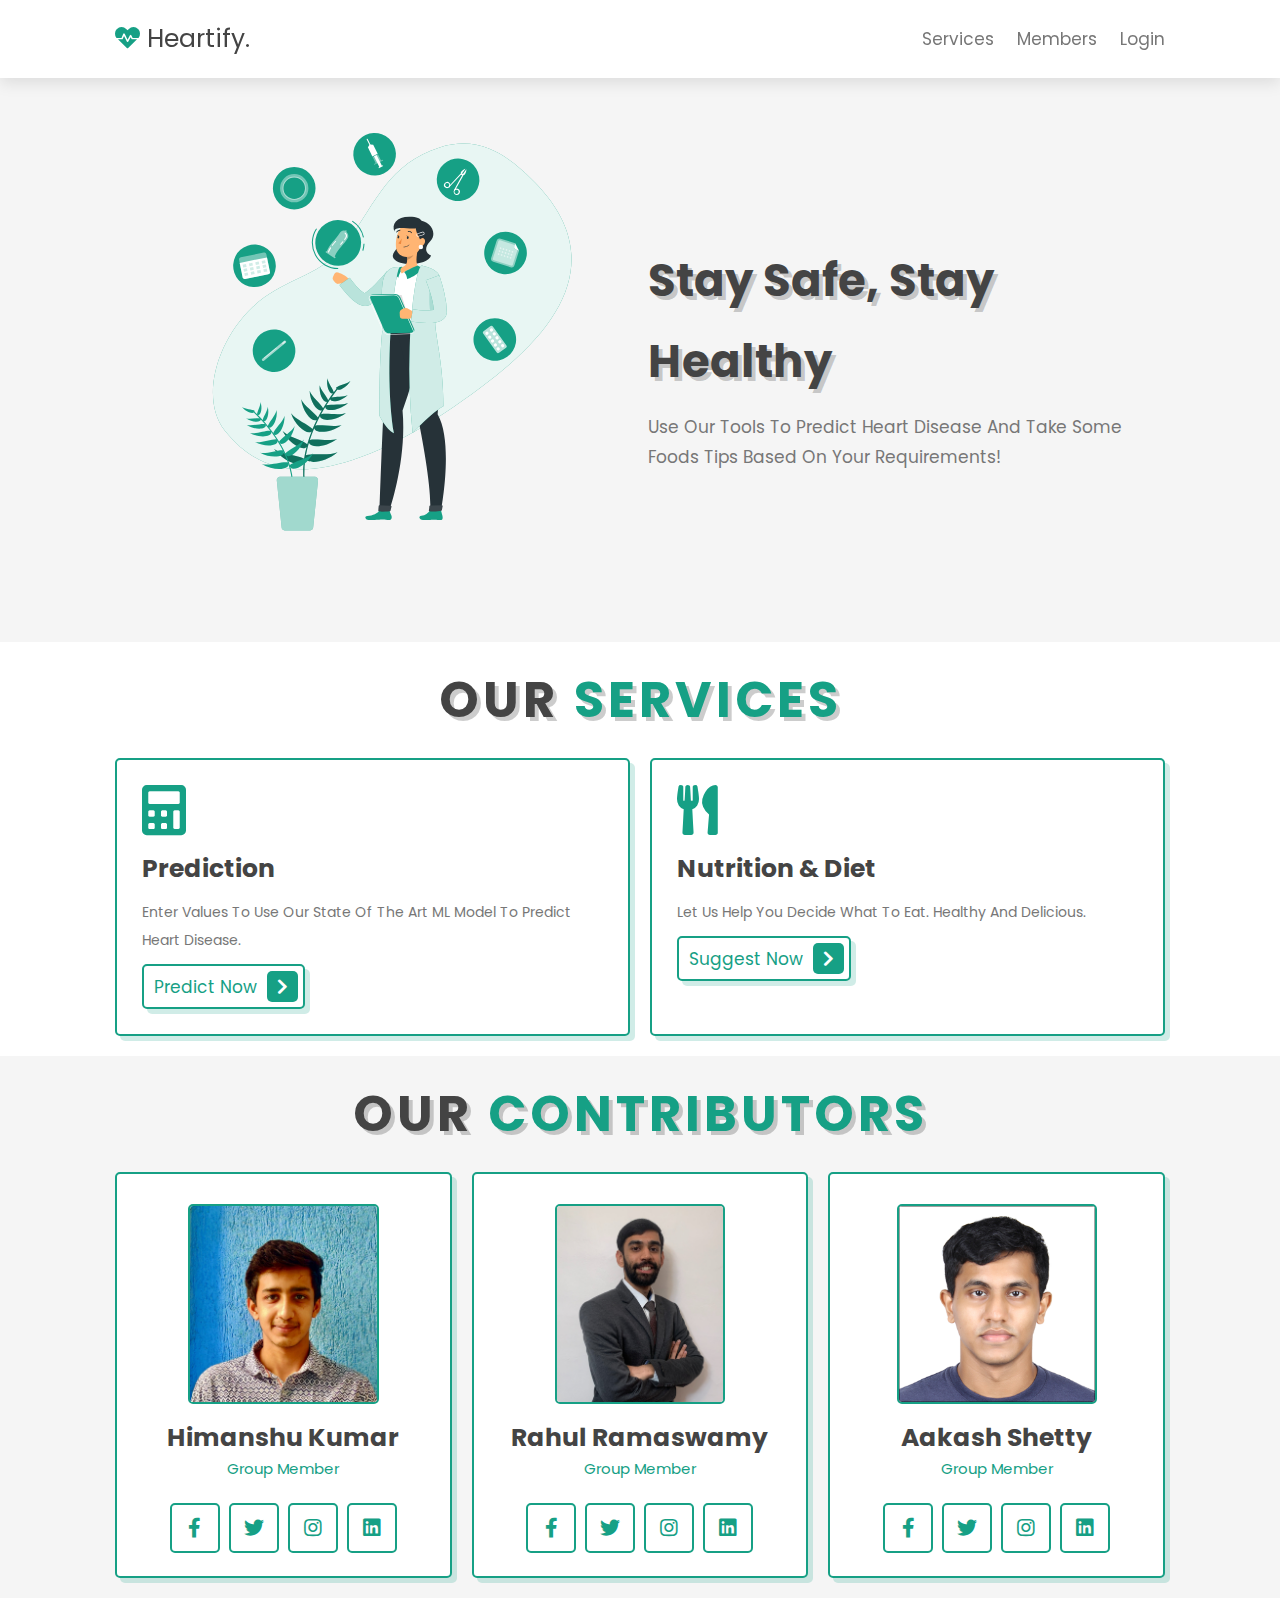
<file: Frontend/index.html>
<!DOCTYPE html>
<html lang="en">
<head>
    <meta charset="UTF-8">
    <meta http-equiv="X-UA-Compatible" content="IE=edge">
    <meta name="viewport" content="width=device-width, initial-scale=1.0">
    <title>Heartify </title>

    <!-- font awesome cdn link  -->
    <link rel="stylesheet" href="https://cdnjs.cloudflare.com/ajax/libs/font-awesome/5.15.4/css/all.min.css">

    <!-- custom css file link  -->
    
    <script src="https://cdnjs.cloudflare.com/ajax/libs/jquery/3.2.1/jquery.min.js"></script>
    <script type="text/javascript" src="lib/axios/dist/axios.standalone.js"></script>
    <script type="text/javascript" src="lib/CryptoJS/rollups/hmac-sha256.js"></script>
    <script type="text/javascript" src="lib/CryptoJS/rollups/sha256.js"></script>
    <script type="text/javascript" src="lib/CryptoJS/components/hmac.js"></script>
    <script type="text/javascript" src="lib/CryptoJS/components/enc-base64.js"></script>
    <script type="text/javascript" src="lib/url-template/url-template.js"></script>
    <script type="text/javascript" src="lib/apiGatewayCore/sigV4Client.js"></script>
    <script type="text/javascript" src="lib/apiGatewayCore/apiGatewayClient.js"></script>
    <script type="text/javascript" src="lib/apiGatewayCore/simpleHttpClient.js"></script>
    <script type="text/javascript" src="lib/apiGatewayCore/utils.js"></script>
    <link rel="stylesheet" href="css/homestyle.css">
    <script type="text/javascript" src="apigClient.js"></script>
    <script type="text/javascript" src="script.js"></script>

</head>
<body>
    
<!-- header section starts  -->

<header class="header">

    <a href="#" class="logo"> <i class="fas fa-heartbeat"></i> Heartify. </a>

    <nav class="navbar">
        <a href="#services">services</a>
        <a href="#doctors">members</a>
        <a href="https://heartify.auth.us-east-1.amazoncognito.com/login?client_id=61pld0ditfs0el2k4knvfmncl8&response_type=token&scope=aws.cognito.signin.user.admin+email+openid+phone+profile&redirect_uri=https://heartify-ui.s3.amazonaws.com/iindex.html">login</a>
    </nav>

    <div id="menu-btn" class="fas fa-bars"></div>

</header>

<!-- header section ends -->

<!-- home section starts  -->

<section class="home" id="home">

    <div class="image">
        <img src="image/home-img.svg" alt="">
    </div>

    <div class="content">
        <h3>stay safe, stay healthy</h3>
        <p>Use our tools To predict Heart Disease and take some foods tips based on your requirements!</p>
    </div>

</section>

<!-- home section ends -->

<!-- services section starts  -->

<section class="services" id="services">

    <h1 class="heading"> our <span>services</span> </h1>

    <div class="box-container">

        <div class="box">
            <i class="fas fa-calculator"></i>
            <h3>Prediction</h3>
            <p>Enter values to use our state of the art ML model to predict Heart Disease.</p>
            <button class="btn" onclick="check()" id="click"> Predict Now <span class="fas fa-chevron-right"></span> </button>
        </div>

        <div class="box">
            <i class="fas fa-utensils"></i>
            <h3>Nutrition & Diet</h3>
            <p>Let us help you decide what to eat. Healthy and Delicious.</p>
            <button class="btn" onclick="checko()"> Suggest Now <span class="fas fa-chevron-right"></span> </button>
        </div>

    </div>

</section>

<!-- services section ends -->

<!-- doctors section starts  -->

<section class="doctors" id="doctors">

    <h1 class="heading"> our <span>Contributors</span> </h1>

    <div class="box-container">

        <div class="box">
            <img src="image/doc-1.jpg" alt="">
            <h3>Himanshu Kumar</h3>
            <span>Group Member</span>
            <div class="share">
                <a href="https://www.facebook.com/profile.php?id=100000993888467" class="fab fa-facebook-f"></a>
                <a href="https://twitter.com/Himanshu_z1" class="fab fa-twitter"></a>
                <a href="https://www.instagram.com/__himanshu23/" class="fab fa-instagram"></a>
                <a href="https://www.linkedin.com/in/himanshu-kumar-71099a117/" class="fab fa-linkedin"></a>
            </div>
        </div>

        <div class="box">
            <img src="image/doc-2.jpeg" alt="">
            <h3>Rahul Ramaswamy</h3>
            <span>Group Member</span>
            <div class="share">
                <a href="https://www.facebook.com/rahulrama1512" class="fab fa-facebook-f"></a>
                <a href="https://twitter.com/rahulrama1512" class="fab fa-twitter"></a>
                <a href="https://www.instagram.com/rahul__ramaswamy/" class="fab fa-instagram"></a>
                <a href="https://www.linkedin.com/in/rahul-ramaswamy1/" class="fab fa-linkedin"></a>
            </div>
        </div>

        <div class="box">
            <img src="image/aak.jpeg" alt="">
            <h3>Aakash Shetty</h3>
            <span>Group Member</span>
            <div class="share">
                <a href="#" class="fab fa-facebook-f"></a>
                <a href="#" class="fab fa-twitter"></a>
                <a href="#" class="fab fa-instagram"></a>
                <a href="#" class="fab fa-linkedin"></a>
            </div>
        </div>

        </div>

    </div>

</section>

</body>
</html>
</file>
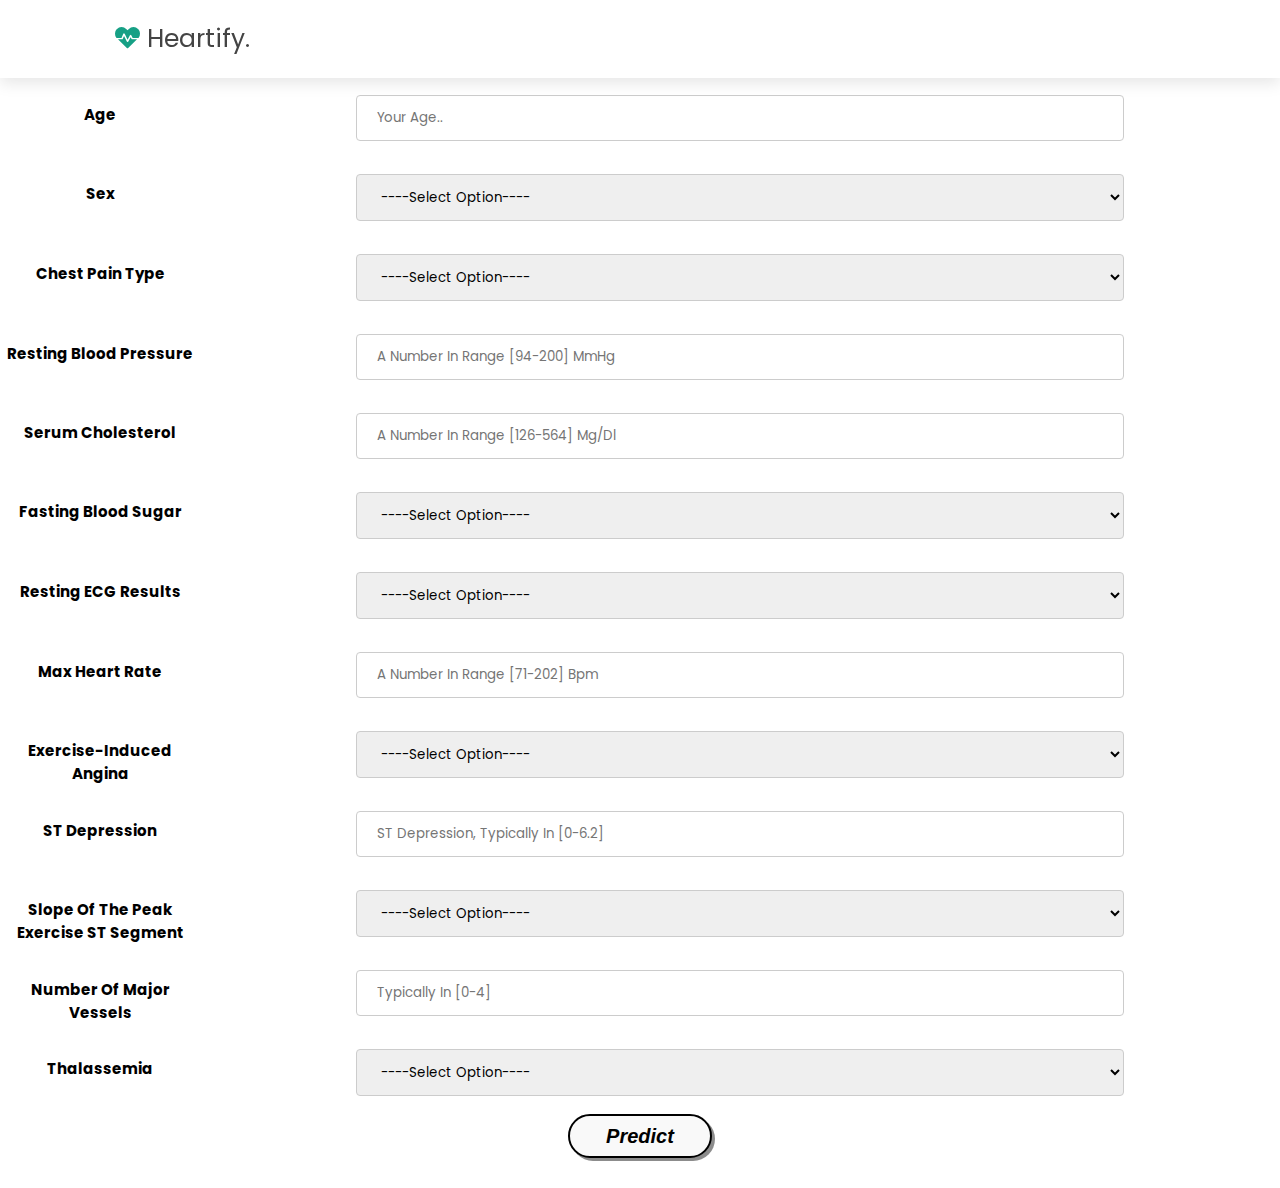
<file: Frontend/Home.html>
<!DOCTYPE html>
<html lang="en">
<head>
    <meta charset="UTF-8">
    <meta http-equiv="X-UA-Compatible" content="IE=edge">
    <meta name="viewport" content="width=device-width, initial-scale=1.0">
    <title>Heartify </title>

    <!-- font awesome cdn link  -->
    <link rel="stylesheet" href="https://cdnjs.cloudflare.com/ajax/libs/font-awesome/5.15.4/css/all.min.css">

    <!-- custom css file link  -->
    <script src="https://cdnjs.cloudflare.com/ajax/libs/jquery/3.2.1/jquery.min.js"></script>
    <script type="text/javascript" src="lib/axios/dist/axios.standalone.js"></script>
    <script type="text/javascript" src="lib/CryptoJS/rollups/hmac-sha256.js"></script>
    <script type="text/javascript" src="lib/CryptoJS/rollups/sha256.js"></script>
    <script type="text/javascript" src="lib/CryptoJS/components/hmac.js"></script>
    <script type="text/javascript" src="lib/CryptoJS/components/enc-base64.js"></script>
    <script type="text/javascript" src="lib/url-template/url-template.js"></script>
    <script type="text/javascript" src="lib/apiGatewayCore/sigV4Client.js"></script>
    <script type="text/javascript" src="lib/apiGatewayCore/apiGatewayClient.js"></script>
    <script type="text/javascript" src="lib/apiGatewayCore/simpleHttpClient.js"></script>
    <script type="text/javascript" src="lib/apiGatewayCore/utils.js"></script>
    <link rel="stylesheet" href="css/homestyle.css">
    <script type="text/javascript" src="apigClient.js"></script>
    <script type="text/javascript" src="script.js"></script>

</head>
<body>
    
<!-- header section starts  -->

<header class="header">

    <a href="https://heartify-ui.s3.amazonaws.com/iindex.html" class="logo"> <i class="fas fa-heartbeat"></i> Heartify. </a>

    <div id="menu-btn" class="fas fa-bars"></div>

</header>

<!-- header section ends -->


<div class="container">
    <h2 class='container-heading'><span class="heading_font">Heart Disease Predictor</span></h2>
  </div>

  <!-- Text Area -->
  <div class="ml-container">
    <form name = "myForm"> 
      
        <label for="age">Age</label>
        <input type="text" id="age" name="age" placeholder="Your age.."><br>



        <label for="sex">Sex</label>
        <select id="sex" name="sex">
          <option selected>----select option----</option>
          <option value="1">Male</option>
          <option value="0">Female</option>
        </select><br>



        <label for="cp">Chest Pain Type</label>
        <select id="cp" name="cp">
          <option selected>----select option----</option>
          <option value="0">Typical Angina</option>
          <option value="1">Atypical Angina</option>
          <option value="2">Non-anginal Pain</option>
          <option value="3">Asymtomatic</option>
        </select><br>



        <label for="trestbps">Resting Blood Pressure</label>
        <input type="text" id="trestbps" name="trestbps" placeholder="A number in range [94-200] mmHg"><br>



        <label for="chol">Serum Cholesterol</label>
        <input type="text" id="chol" name="chol" placeholder="A number in range [126-564] mg/dl"><br>



        <label for="fbs">Fasting Blood Sugar</label>
        <select id="fbs" name="fbs">
          <option selected>----select option----</option>
          <option value="1">Greater than 120 mg/dl</option>
          <option value="0">Less than 120 mg/dl</option>
        </select><br>



        <label for="restecg">Resting ECG Results</label>
        <select id="restecg" name="restecg">
          <option selected>----select option----</option>
          <option value="0">Normal</option>
          <option value="1">Having ST-T wave abnormality</option>
          <option value="2">Probable or definite left ventricular
            hypertrophy</option>
        </select><br>



        <label for="thalach">Max Heart Rate </label>
        <input type="text" id="thalach" name="thalach" placeholder="A number in range [71-202] bpm"><br>


        <label for="exang">Exercise-induced Angina</label>
        <select id="exang" name="exang">
          <option selected>----select option----</option>
          <option value="1">Yes</option>
          <option value="0">No</option>
        </select><br>


        <label for="oldpeak">ST depression</label>
        <input type="text" id="oldpeak" name="oldpeak" placeholder="ST depression, typically in [0-6.2]"><br>



        <label for="slope">slope of the peak exercise ST segment</label>
        <select id="slope" name="slope">
          <option selected>----select option----</option>
          <option value="0">Upsloping</option>
          <option value="1">Flat</option>
          <option value="2">Downsloping</option>
        </select><br>
        

        <label for="ca">Number of Major vessels</label>
        <input type="text" id="ca" name="ca" placeholder="Typically in [0-4]"><br> 
                          


        <label for="thal">Thalassemia</label> 
        <select id="thal" name="thal">
          <option selected>----select option----</option>
          <option value="0">Normal</option>
          <option value="1">Fixed Defect</option> 
          <option value="2">Reversible Defect</option>  
        </select><br>

      <button type="submit" class="my-cta-button" value="Predict" onclick="getInfo(event)">Predict</button>
    </form>
  </div>

<!-- doctors section ends -->

</body>
</html>
</file>
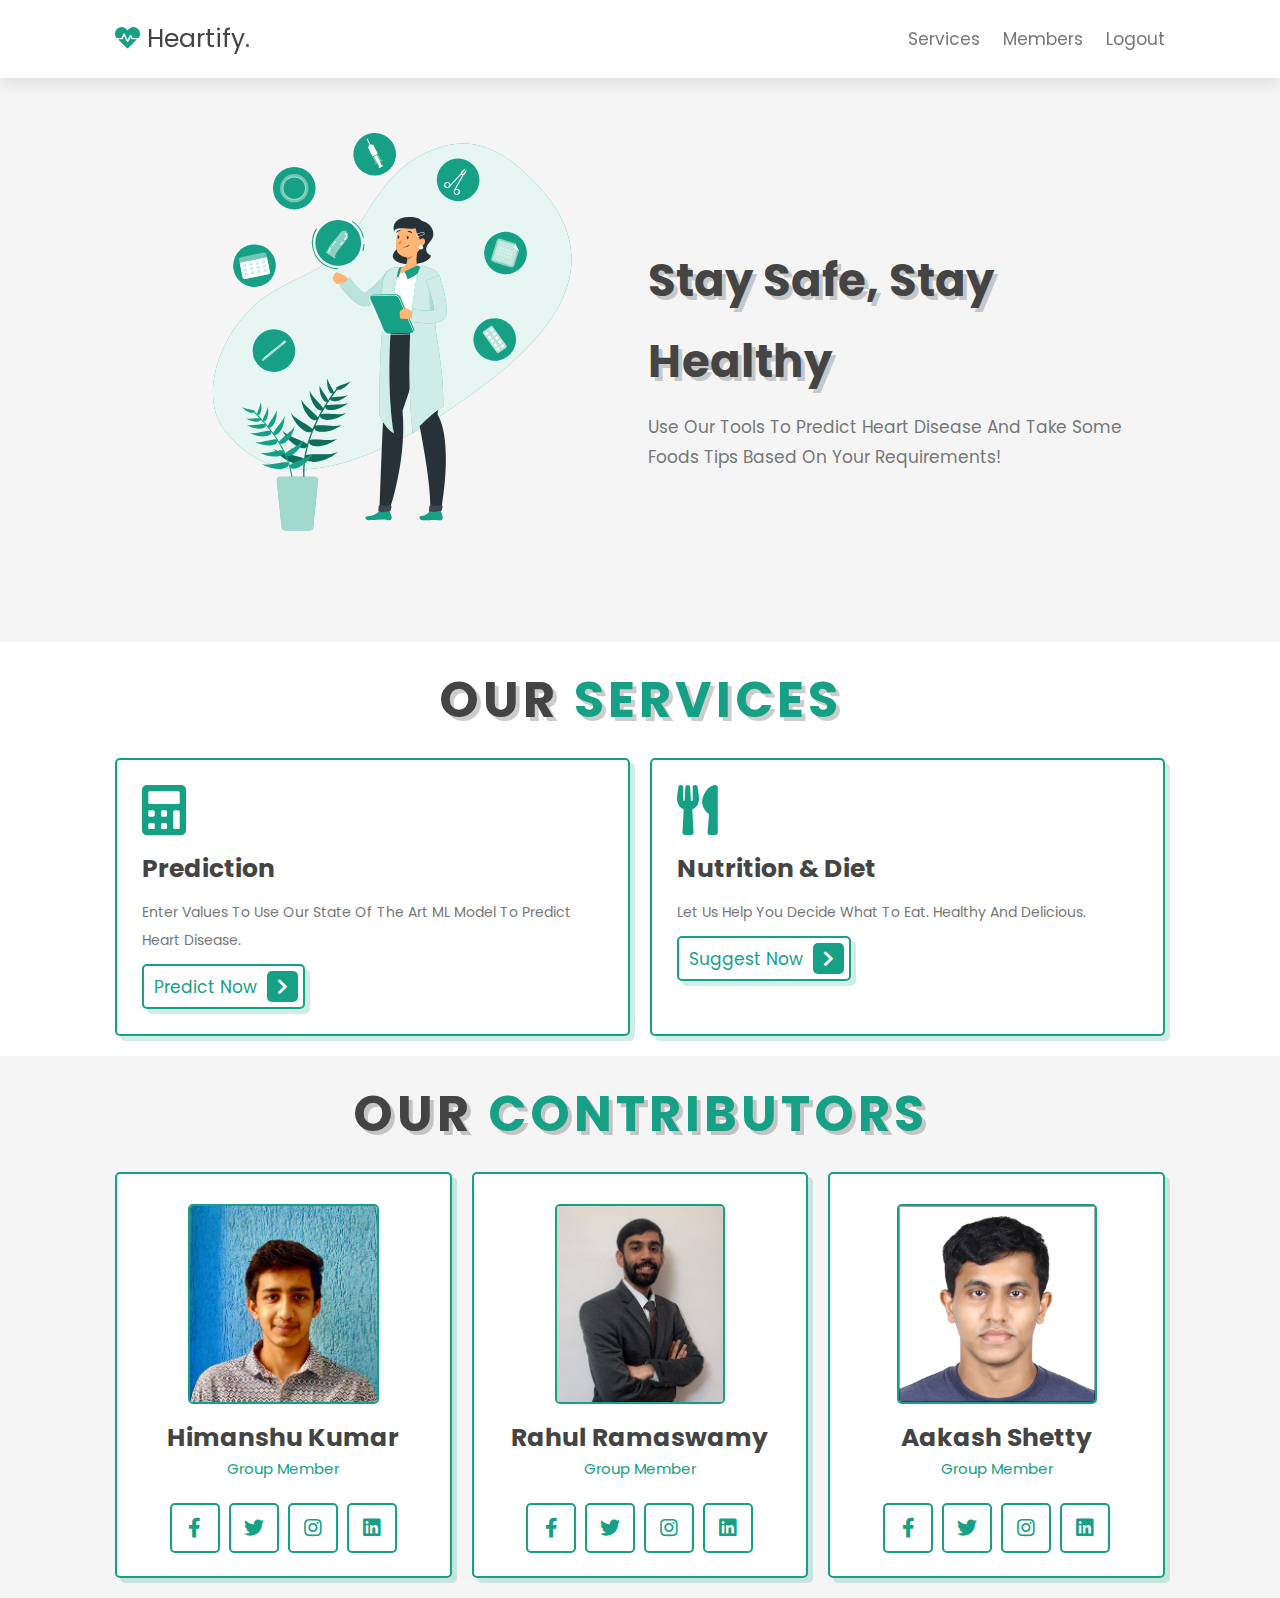
<file: Frontend/iindex.html>
<!DOCTYPE html>
<html lang="en">
<head>
    <meta charset="UTF-8">
    <meta http-equiv="X-UA-Compatible" content="IE=edge">
    <meta name="viewport" content="width=device-width, initial-scale=1.0">
    <title>Heartify </title>

    <!-- font awesome cdn link  -->
    <link rel="stylesheet" href="https://cdnjs.cloudflare.com/ajax/libs/font-awesome/5.15.4/css/all.min.css">

    <!-- custom css file link  -->
    
    <script src="https://cdnjs.cloudflare.com/ajax/libs/jquery/3.2.1/jquery.min.js"></script>
    <script type="text/javascript" src="lib/axios/dist/axios.standalone.js"></script>
    <script type="text/javascript" src="lib/CryptoJS/rollups/hmac-sha256.js"></script>
    <script type="text/javascript" src="lib/CryptoJS/rollups/sha256.js"></script>
    <script type="text/javascript" src="lib/CryptoJS/components/hmac.js"></script>
    <script type="text/javascript" src="lib/CryptoJS/components/enc-base64.js"></script>
    <script type="text/javascript" src="lib/url-template/url-template.js"></script>
    <script type="text/javascript" src="lib/apiGatewayCore/sigV4Client.js"></script>
    <script type="text/javascript" src="lib/apiGatewayCore/apiGatewayClient.js"></script>
    <script type="text/javascript" src="lib/apiGatewayCore/simpleHttpClient.js"></script>
    <script type="text/javascript" src="lib/apiGatewayCore/utils.js"></script>
    <link rel="stylesheet" href="css/homestyle.css">
    <script type="text/javascript" src="apigClient.js"></script>
    <script type="text/javascript" src="script.js"></script>

</head>
<body>
    
<!-- header section starts  -->

<header class="header">

    <a href="#" class="logo"> <i class="fas fa-heartbeat"></i> Heartify. </a>

    <nav class="navbar">
        <a href="#services">services</a>
        <a href="#doctors">members</a>
        <a href="https://heartify.auth.us-east-1.amazoncognito.com/logout?client_id=61pld0ditfs0el2k4knvfmncl8&response_type=token&scope=aws.cognito.signin.user.admin+email+openid+phone+profile&logout_uri=https://heartify-ui.s3.amazonaws.com/index.html">logout</a>
    </nav>

    <div id="menu-btn" class="fas fa-bars"></div>

</header>

<!-- header section ends -->

<!-- home section starts  -->

<section class="home" id="home">

    <div class="image">
        <img src="image/home-img.svg" alt="">
    </div>

    <div class="content">
        <h3>stay safe, stay healthy</h3>
        <p>Use our tools To predict Heart Disease and take some foods tips based on your requirements!</p>
    </div>

</section>

<!-- home section ends -->

<!-- services section starts  -->

<section class="services" id="services">

    <h1 class="heading"> our <span>services</span> </h1>

    <div class="box-container">

        <div class="box">
            <i class="fas fa-calculator"></i>
            <h3>Prediction</h3>
            <p>Enter values to use our state of the art ML model to predict Heart Disease.</p>
            <button class="btn" onclick="check()" id="click"> Predict Now <span class="fas fa-chevron-right"></span> </button>
        </div>

        <div class="box">
            <i class="fas fa-utensils"></i>
            <h3>Nutrition & Diet</h3>
            <p>Let us help you decide what to eat. Healthy and Delicious.</p>
            <button class="btn" onclick="checko()"> Suggest Now <span class="fas fa-chevron-right"></span> </a>
        </div>

    </div>

</section>

<!-- services section ends -->

<!-- doctors section starts  -->

<section class="doctors" id="doctors">

    <h1 class="heading"> our <span>Contributors</span> </h1>

    <div class="box-container">

        <div class="box">
            <img src="image/doc-1.jpg" alt="">
            <h3>Himanshu Kumar</h3>
            <span>Group Member</span>
            <div class="share">
                <a href="https://www.facebook.com/profile.php?id=100000993888467" class="fab fa-facebook-f"></a>
                <a href="https://twitter.com/Himanshu_z1" class="fab fa-twitter"></a>
                <a href="https://www.instagram.com/__himanshu23/" class="fab fa-instagram"></a>
                <a href="https://www.linkedin.com/in/himanshu-kumar-71099a117/" class="fab fa-linkedin"></a>
            </div>
        </div>

        <div class="box">
            <img src="image/doc-2.jpeg" alt="">
            <h3>Rahul Ramaswamy</h3>
            <span>Group Member</span>
            <div class="share">
                <a href="https://www.facebook.com/rahulrama1512" class="fab fa-facebook-f"></a>
                <a href="https://twitter.com/rahulrama1512" class="fab fa-twitter"></a>
                <a href="https://www.instagram.com/rahul__ramaswamy/" class="fab fa-instagram"></a>
                <a href="https://www.linkedin.com/in/rahul-ramaswamy1/" class="fab fa-linkedin"></a>
            </div>
        </div>

        <div class="box">
            <img src="image/aak.jpeg" alt="">
            <h3>Aakash Shetty</h3>
            <span>Group Member</span>
            <div class="share">
                <a href="#" class="fab fa-facebook-f"></a>
                <a href="#" class="fab fa-twitter"></a>
                <a href="#" class="fab fa-instagram"></a>
                <a href="#" class="fab fa-linkedin"></a>
            </div>
        </div>
        </div>
    </div>
</section>
</body>
</html>
</file>
<file: Frontend/css/homestyle.css>
@import url('https://fonts.googleapis.com/css2?family=Poppins:wght@100;200;300;400;500;600;700&display=swap');

:root{
    --green:#16a085;
    --black:#444;
    --light-color:#777;
    --box-shadow:.5rem .5rem 0 rgba(22, 160, 133, .2);
    --text-shadow:.4rem .4rem 0 rgba(0, 0, 0, .2);
    --border:.2rem solid var(--green);
}

*{
    font-family: 'Poppins', sans-serif;
    margin:0; padding: 0;
    box-sizing: border-box;
    outline: none; border: none;
    text-transform: capitalize;
    transition: all .2s ease-out;
    text-decoration: none;
}

html{
    font-size: 62.5%;
    overflow-x: hidden;
    scroll-padding-top: 7rem;
    scroll-behavior: smooth;
}

section{
    padding:2rem 9%;
}

section:nth-child(even){
    background: #f5f5f5;
}

.heading{
    text-align: center;
    padding-bottom: 2rem;
    text-shadow: var(--text-shadow);
    text-transform: uppercase;
    color:var(--black);
    font-size: 5rem;
    letter-spacing: .4rem;
}

.heading span{
    text-transform: uppercase;
    color:var(--green);
}

.btn{
    display: inline-block;
    margin-top: 1rem;
    padding: .5rem;
    padding-left: 1rem;
    border:var(--border);
    border-radius: .5rem;
    box-shadow: var(--box-shadow);
    color:var(--green);
    cursor: pointer;
    font-size: 1.7rem;
    background: #fff;
}

.btn span{
    padding:.7rem 1rem;
    border-radius: .5rem;
    background: var(--green);
    color:#fff;
    margin-left: .5rem;
}

.btn:hover{
    background: var(--green);
    color:#fff;
}

.btn:hover span{
    color: var(--green);
    background:#fff;
    margin-left: 1rem;
}

.header{
    padding:2rem 9%;
    position: fixed;
    top:0; left: 0; right: 0;
    z-index: 1000;
    box-shadow: 0 .5rem 1.5rem rgba(0, 0, 0, .1);
    display: flex;
    align-items: center;
    justify-content: space-between;
    background: #fff;
}

.header .logo{
    font-size: 2.5rem;
    color: var(--black);
}

.header .logo i{
    color: var(--green);
}

.header .navbar a{
    font-size: 1.7rem;
    color: var(--light-color);
    margin-left: 2rem;
}

.header .navbar a:hover{
    color: var(--green);
}

#menu-btn{
    font-size: 2.5rem;
    border-radius: .5rem;
    background: #eee;
    color:var(--green);
    padding: 1rem 1.5rem;
    cursor: pointer;
    display: none;
}

.home{
    display: flex;
    align-items: center;
    flex-wrap: wrap;
    gap:1.5rem;
    padding-top: 10rem;
}

.home .image{
    flex:1 1 45rem;
}

.home .image img{
    width: 100%;
}

.home .content{
    flex:1 1 45rem;
}

.home .content h3{
    font-size: 4.5rem;
    color:var(--black);
    line-height: 1.8;
    text-shadow: var(--text-shadow);
}

.home .content p{
    font-size: 1.7rem;
    color:var(--light-color);
    line-height: 1.8;
    padding: 1rem 0;
}

.icons-container{
    display: grid;
    gap:2rem;
    grid-template-columns: repeat(auto-fit, minmax(20rem, 1fr));
    padding-top: 5rem;
    padding-bottom: 5rem;
}

.icons-container .icons{
    border:var(--border);
    box-shadow: var(--box-shadow);
    border-radius: .5rem;
    text-align: center;
    padding: 2.5rem;
}

.icons-container .icons i{
    font-size: 4.5rem;
    color:var(--green);
    padding-bottom: .7rem;
}

.icons-container .icons h3{
    font-size: 4.5rem;
    color:var(--black);
    padding: .5rem 0;
    text-shadow: var(--text-shadow);
}

.icons-container .icons p{
    font-size: 1.7rem;
    color:var(--light-color);
}

.services .box-container{
    display: grid;
    grid-template-columns: repeat(auto-fit, minmax(27rem, 1fr));
    gap:2rem;
}

.services .box-container .box{
    background:#fff;
    border-radius: .5rem;
    box-shadow: var(--box-shadow);
    border:var(--border);
    padding: 2.5rem;
}

.services .box-container .box i{
    color: var(--green);
    font-size: 5rem;
    padding-bottom: .5rem;
}

.services .box-container .box h3{
    color: var(--black);
    font-size: 2.5rem;
    padding:1rem 0;
}

.services .box-container .box p{
    color: var(--light-color);
    font-size: 1.4rem;
    line-height: 2;
}

.about .row{
    display: flex;
    align-items: center;
    flex-wrap: wrap;
    gap:2rem;
}

.about .row .image{
    flex:1 1 45rem;
}

.about .row .image img{
    width: 100%;
}

.about .row .content{
    flex:1 1 45rem;
}

.about .row .content h3{
    color: var(--black);
    text-shadow: var(--text-shadow);
    font-size: 4rem;
    line-height: 1.8;
}

.about .row .content p{
    color: var(--light-color);
    padding:1rem 0;
    font-size: 1.5rem;
    line-height: 1.8;
}

.doctors .box-container{
    display: grid;
    grid-template-columns: repeat(auto-fit, minmax(30rem, 1fr));
    gap:2rem;
}

.doctors .box-container .box{
    text-align: center;
    background:#fff;
    border-radius: .5rem;
    border:var(--border);
    box-shadow: var(--box-shadow);
    padding:2rem;
}

.doctors .box-container .box img{
    height: 20rem;
    border:var(--border);
    border-radius: .5rem;
    margin-top: 1rem;
    margin-bottom: 1rem;
}

.doctors .box-container .box h3{
    color:var(--black);
    font-size: 2.5rem;
}

.doctors .box-container .box span{
    color:var(--green);
    font-size: 1.5rem;
}

.doctors .box-container .box .share{
    padding-top: 2rem;
}

.doctors .box-container .box .share a{
    height: 5rem;
    width: 5rem;
    line-height: 4.5rem;
    font-size: 2rem;
    color:var(--green);
    border-radius: .5rem;
    border:var(--border);
    margin:.3rem;
}

.doctors .box-container .box .share a:hover{
    background:var(--green);
    color:#fff;
    box-shadow: var(--box-shadow);
}

.footer .box-container{
    display: grid;
    grid-template-columns: repeat(auto-fit, minmax(22rem, 1fr));
    gap:2rem;
}

.footer .box-container .box h3{
    font-size: 2.5rem;
    color:var(--black);
    padding: 1rem 0;
}

.footer .box-container .box a{
    display: block;
    font-size: 1.5rem;
    color:var(--light-color);
    padding: 1rem 0;
}

.footer .box-container .box a i{
    padding-right: .5rem;
    color:var(--green);
}

.footer .box-container .box a:hover i{
    padding-right:2rem;
}

.footer .credit{
    padding: 1rem;
    padding-top: 2rem;
    margin-top: 2rem;
    text-align: center;
    font-size: 2rem;
    color:var(--light-color);
    border-top: .1rem solid rgba(0, 0, 0, .1);
}

.footer .credit span{
    color:var(--green);
}




/* new form  */

@keyframes change-gradient {
	0%{
		background-position: 0 50%;
	}
	50%{
		background-position: 100% 50%;
	}
	100%{
		background-position: 0 50%;
	}
}


.heading_font{
    color: #ffffff;
	font-family: 'Pacifico', cursive;
	font-size: 35px;
	font-weight: normal;
}

.description p{
	color: #ffffff;
    font-style: italic;
    font-size: 14px;
    margin: -5px 0 0;
}

/* Text Area */
.ml-container{
    font-family: 'Poppins', sans-serif;
    font-size: 15px;
    text-align: center;
    width: 100%;
	height: 100%;
	display: flex;
	flex-direction: column;
    margin: 30px 0;
	flex: 1 0 auto;

}

.form {
	text-align: center;
	width: 250px;
	height: 25px;
	margin-bottom: 5px;
}

input[type=text], select {
    width:60%;
    padding: 12px 20px;
    margin: 8px 0;
    margin-top: 25px;
    display: inline-block;
    border: 1px solid #ccc;
    border-radius: 4px;
    box-sizing: border-box;
}

label {
	display: inline block;
	width: 200px;
    margin-top: 33px;
	font-weight: bold;
	text-align: center;
	float: left;
  }

/* Predict Button */
.my-cta-button{
	background: #f9f9f9;
   	border: 2px solid #000000;
    border-radius: 1000px;
    box-shadow: 3px 3px #8c8c8c;
	margin-top: 10px;
    padding: 10px 36px;
    color: #000000;
    display: inline-block;
   	font: italic bold 20px/1 "Calibri", sans-serif;
    text-align: center;
}

.my-cta-button:hover{
    color: #141414;
    border: 2px solid #46424b;
}

.my-cta-button:active{
    box-shadow: 0 0;
}

/* Contact */
.contact-icon{
	color: #ffffff;
	padding: 7px;
}

.contact-icon:hover{
	color: #8c8c8c;
}





/* media queries  */
@media (max-width:991px){

    html{
        font-size: 55%;
    }

    .header{
        padding: 2rem;
    }

    section{
        padding:2rem;
    }

}

@media (max-width:768px){

    #menu-btn{
        display: initial;
    }

    .header .navbar{
        position: absolute;
        top:115%; right: 2rem;
        border-radius: .5rem;
        box-shadow: var(--box-shadow);
        width: 30rem;
        border: var(--border);
        background: #fff;
        transform: scale(0);
        opacity: 0;
        transform-origin: top right;
        transition: none;
    }

    .header .navbar.active{
        transform: scale(1);
        opacity: 1;
        transition: .2s ease-out;
    }

    .header .navbar a{
        font-size: 2rem;
        display: block;
        margin:2.5rem;
    }

}

@media (max-width:450px){

    html{
        font-size: 50%;
    }

}
</file>
